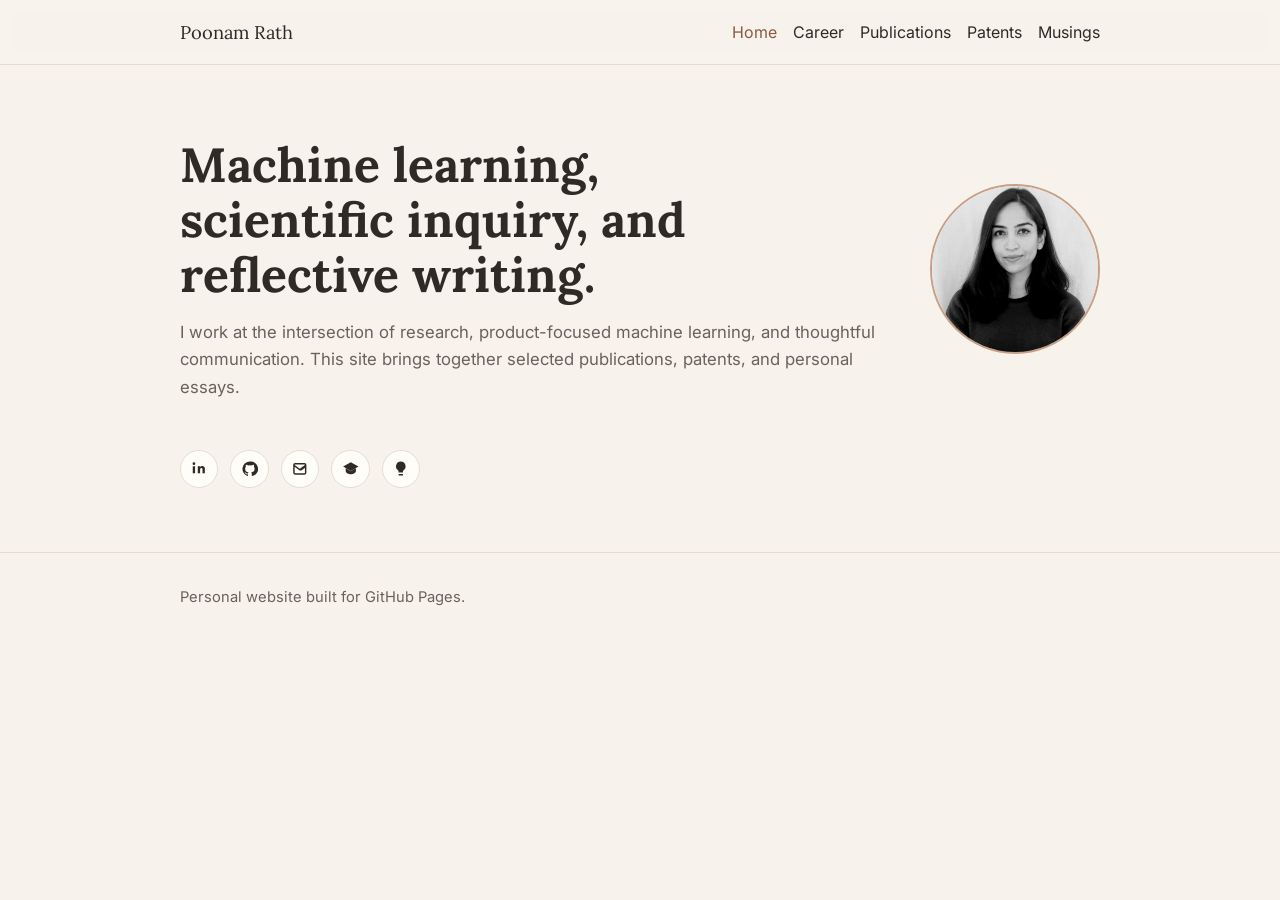
<file: index.html>
<!doctype html>
<html lang="en">
  <head>
    <meta charset="UTF-8" />
    <meta name="viewport" content="width=device-width, initial-scale=1.0" />
    <title>Poonam Rath | Home</title>
    <meta
      name="description"
      content="Personal website of Poonam Rath featuring publications, patents, essays, and contact links."
    />
    <link rel="icon" type="image/jpeg" href="images/Poonam%20Rath%20Profile%20Pic.jpeg" />
    <link rel="preconnect" href="https://fonts.googleapis.com" />
    <link rel="preconnect" href="https://fonts.gstatic.com" crossorigin />
    <link
      href="https://fonts.googleapis.com/css2?family=Inter:wght@400;500;600&family=Lora:wght@500;600&display=swap"
      rel="stylesheet"
    />
    <link rel="stylesheet" href="styles/tokens.css" />
    <link rel="stylesheet" href="styles/base.css" />
    <link rel="stylesheet" href="styles/components.css" />
  </head>
  <body>
    <header class="site-header">
      <div class="container site-nav">
        <a class="brand" href="index.html">Poonam Rath</a>
        <button class="menu-btn" data-menu-btn aria-expanded="false" aria-label="Toggle navigation">
          Menu
        </button>
        <ul class="nav-links" data-nav-links>
          <li><a class="current" href="index.html">Home</a></li>
          <li><a href="career.html">Career</a></li>
          <li><a href="publications.html">Publications</a></li>
          <li><a href="patents.html">Patents</a></li>
          <li><a href="essays.html">Musings</a></li>
        </ul>
      </div>
    </header>

    <main>
      <section class="hero">
        <div class="container hero-layout">
          <div class="hero-copy">
            <h1>Machine learning, scientific inquiry, and reflective writing.</h1>
            <p>
              I work at the intersection of research, product-focused machine learning, and thoughtful
              communication. This site brings together selected publications, patents, and personal essays.
            </p>
          </div>
          <img
            class="profile-photo-slot"
            src="images/Poonam%20Rath%20Profile%20Pic.jpeg"
            alt="Portrait of Poonam Rath"
          />
        </div>
      </section>

      <section class="section home-quick-section">
        <div class="container">
          <div class="contact-bar" aria-label="Contact links">
            <a class="contact-icon-link" href="https://www.linkedin.com/in/poonamrath" target="_blank" rel="noreferrer" aria-label="LinkedIn" title="LinkedIn">
              <svg viewBox="0 0 24 24" aria-hidden="true">
                <path d="M6.94 8.5v9.5H3.75V8.5h3.19zM5.35 3.2a1.85 1.85 0 1 1 0 3.7 1.85 1.85 0 0 1 0-3.7zM20.25 12.55V18h-3.18v-4.93c0-1.24-.45-2.09-1.57-2.09-.86 0-1.37.58-1.6 1.13-.08.2-.1.48-.1.76V18h-3.19s.04-8.6 0-9.5h3.19v1.35c.42-.65 1.19-1.57 2.9-1.57 2.12 0 3.71 1.38 3.71 4.27z"/>
              </svg>
              <span class="sr-only">LinkedIn</span>
            </a>
            <a class="contact-icon-link" href="https://github.com/poonamrath" target="_blank" rel="noreferrer" aria-label="GitHub" title="GitHub">
              <svg viewBox="0 0 24 24" aria-hidden="true">
                <path d="M12 2.2a10 10 0 0 0-3.16 19.49c.5.09.68-.21.68-.48v-1.7c-2.78.61-3.37-1.18-3.37-1.18-.46-1.15-1.11-1.46-1.11-1.46-.91-.62.07-.61.07-.61 1 .07 1.53 1.03 1.53 1.03.9 1.54 2.35 1.1 2.92.84.09-.66.35-1.1.64-1.36-2.22-.26-4.55-1.11-4.55-4.93 0-1.09.39-1.98 1.03-2.68-.1-.25-.44-1.3.1-2.7 0 0 .85-.27 2.79 1.02a9.6 9.6 0 0 1 5.08 0c1.94-1.29 2.78-1.02 2.78-1.02.55 1.4.21 2.45.1 2.7.64.7 1.03 1.59 1.03 2.68 0 3.83-2.33 4.66-4.56 4.92.36.31.68.93.68 1.88v2.79c0 .27.18.57.69.47A10 10 0 0 0 12 2.2z"/>
              </svg>
              <span class="sr-only">GitHub</span>
            </a>
            <a class="contact-icon-link" href="mailto:poonam.rath@gmail.com" aria-label="Email" title="Email">
              <svg viewBox="0 0 24 24" aria-hidden="true">
                <path d="M3 6.5A2.5 2.5 0 0 1 5.5 4h13A2.5 2.5 0 0 1 21 6.5v11a2.5 2.5 0 0 1-2.5 2.5h-13A2.5 2.5 0 0 1 3 17.5v-11zm2 0v.2l7 5.13 7-5.13v-.2a.5.5 0 0 0-.5-.5h-13a.5.5 0 0 0-.5.5zm16 2.67-6.41 4.7a2.6 2.6 0 0 1-3.18 0L5 9.17v8.33c0 .27.22.5.5.5h13a.5.5 0 0 0 .5-.5V9.17z"/>
              </svg>
              <span class="sr-only">Email</span>
            </a>
            <a class="contact-icon-link" href="https://scholar.google.com/citations?user=G-kYXmAAAAAJ&hl=en&oi=ao" target="_blank" rel="noreferrer" aria-label="Google Scholar" title="Google Scholar">
              <svg viewBox="0 0 24 24" aria-hidden="true">
                <path d="M12 3 1.5 9 12 15 22.5 9 12 3zm-7 8.36V15c0 2.5 3.13 4.5 7 4.5s7-2 7-4.5v-3.64l-7 4-7-4z"/>
              </svg>
              <span class="sr-only">Google Scholar</span>
            </a>
            <a class="contact-icon-link" href="https://patents.justia.com/inventor/poonam-rath" target="_blank" rel="noreferrer" aria-label="Patents" title="Patents">
              <svg viewBox="0 0 24 24" aria-hidden="true">
                <path d="M9 21h6v-1.8H9V21zm3-19a6.5 6.5 0 0 0-4.1 11.55c.67.57 1.1 1.28 1.1 2.1V17h6v-1.35c0-.82.43-1.53 1.1-2.1A6.5 6.5 0 0 0 12 2z"/>
              </svg>
              <span class="sr-only">Patents</span>
            </a>
          </div>

        </div>
      </section>
    </main>

    <footer class="footer">
      <div class="container">Personal website built for GitHub Pages.</div>
    </footer>

    <script src="js/nav.js"></script>
  </body>
</html>
</file>
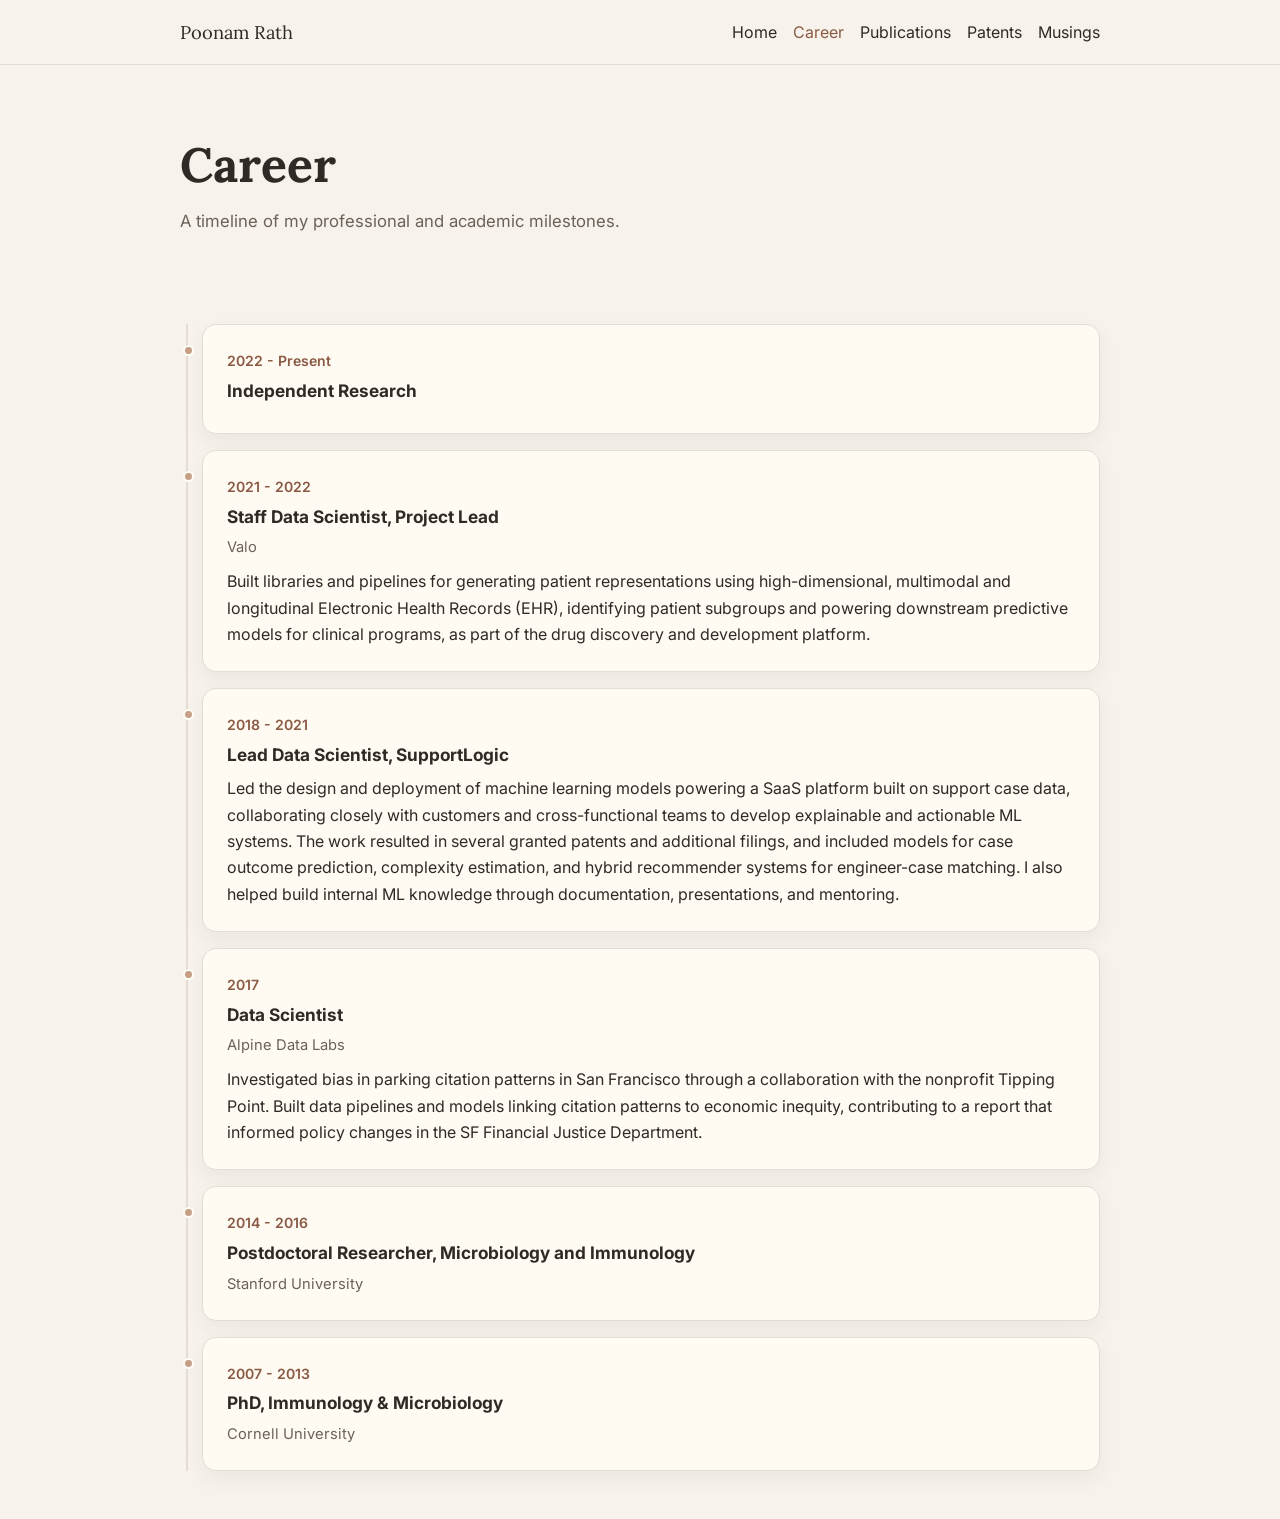
<file: career.html>
<!doctype html>
<html lang="en">
  <head>
    <meta charset="UTF-8" />
    <meta name="viewport" content="width=device-width, initial-scale=1.0" />
    <title>Poonam Rath | Career</title>
    <meta name="description" content="Career timeline of Poonam Rath." />
    <link rel="icon" type="image/jpeg" href="images/Poonam%20Rath%20Profile%20Pic.jpeg" />
    <link rel="preconnect" href="https://fonts.googleapis.com" />
    <link rel="preconnect" href="https://fonts.gstatic.com" crossorigin />
    <link
      href="https://fonts.googleapis.com/css2?family=Inter:wght@400;500;600&family=Lora:wght@500;600&display=swap"
      rel="stylesheet"
    />
    <link rel="stylesheet" href="styles/tokens.css" />
    <link rel="stylesheet" href="styles/base.css" />
    <link rel="stylesheet" href="styles/components.css" />
  </head>
  <body>
    <header class="site-header">
      <div class="container site-nav">
        <a class="brand" href="index.html">Poonam Rath</a>
        <button class="menu-btn" data-menu-btn aria-expanded="false" aria-label="Toggle navigation">
          Menu
        </button>
        <ul class="nav-links" data-nav-links>
          <li><a href="index.html">Home</a></li>
          <li><a class="current" href="career.html">Career</a></li>
          <li><a href="publications.html">Publications</a></li>
          <li><a href="patents.html">Patents</a></li>
          <li><a href="essays.html">Musings</a></li>
        </ul>
      </div>
    </header>

    <main>
      <section class="hero">
        <div class="container">
          <h1>Career</h1>
          <p class="page-lead">
            A timeline of my professional and academic milestones.
          </p>
        </div>
      </section>

      <section class="section">
        <div class="container">
          <div class="timeline">
            <article class="timeline-item card">
              <p class="timeline-date">2022 - Present</p>
              <h2 class="item-title">Independent Research</h2>
            </article>

            <article class="timeline-item card">
              <p class="timeline-date">2021 - 2022</p>
              <h2 class="item-title">Staff Data Scientist, Project Lead</h2>
              <p class="item-meta">Valo</p>
              <p class="item-summary">Built libraries and pipelines for generating patient representations using high-dimensional, multimodal and longitudinal Electronic Health Records (EHR), identifying patient subgroups and powering downstream predictive models for clinical programs, as part of the drug discovery and development platform.</p>
            </article>

            <article class="timeline-item card">
              <p class="timeline-date">2018 - 2021</p>
              <h2 class="item-title">Lead Data Scientist, SupportLogic</h2>
              <p class="item-summary">Led the design and deployment of machine learning models powering a SaaS platform built on support case data, collaborating closely with customers and cross-functional teams to develop explainable and actionable ML systems. The work resulted in several granted patents and additional filings, and included models for case outcome prediction, complexity estimation, and hybrid recommender systems for engineer-case matching. I also helped build internal ML knowledge through documentation, presentations, and mentoring.</p>
            </article>

            <article class="timeline-item card">
              <p class="timeline-date">2017</p>
              <h2 class="item-title">Data Scientist</h2>
              <p class="item-meta">Alpine Data Labs</p>
              <p class="item-summary">Investigated bias in parking citation patterns in San Francisco through a collaboration with the nonprofit Tipping Point. Built data pipelines and models linking citation patterns to economic inequity, contributing to a report that informed policy changes in the SF Financial Justice Department.</p>
            </article>

            <article class="timeline-item card">
              <p class="timeline-date">2014 - 2016</p>
              <h2 class="item-title">Postdoctoral Researcher, Microbiology and Immunology</h2>
              <p class="item-meta">Stanford University</p>
            </article>

            <article class="timeline-item card">
              <p class="timeline-date">2007 - 2013</p>
              <h2 class="item-title">PhD, Immunology &amp; Microbiology</h2>
              <p class="item-meta">Cornell University</p>
            </article>
          </div>
        </div>
      </section>
    </main>

    <script src="js/nav.js"></script>
  </body>
</html>
</file>
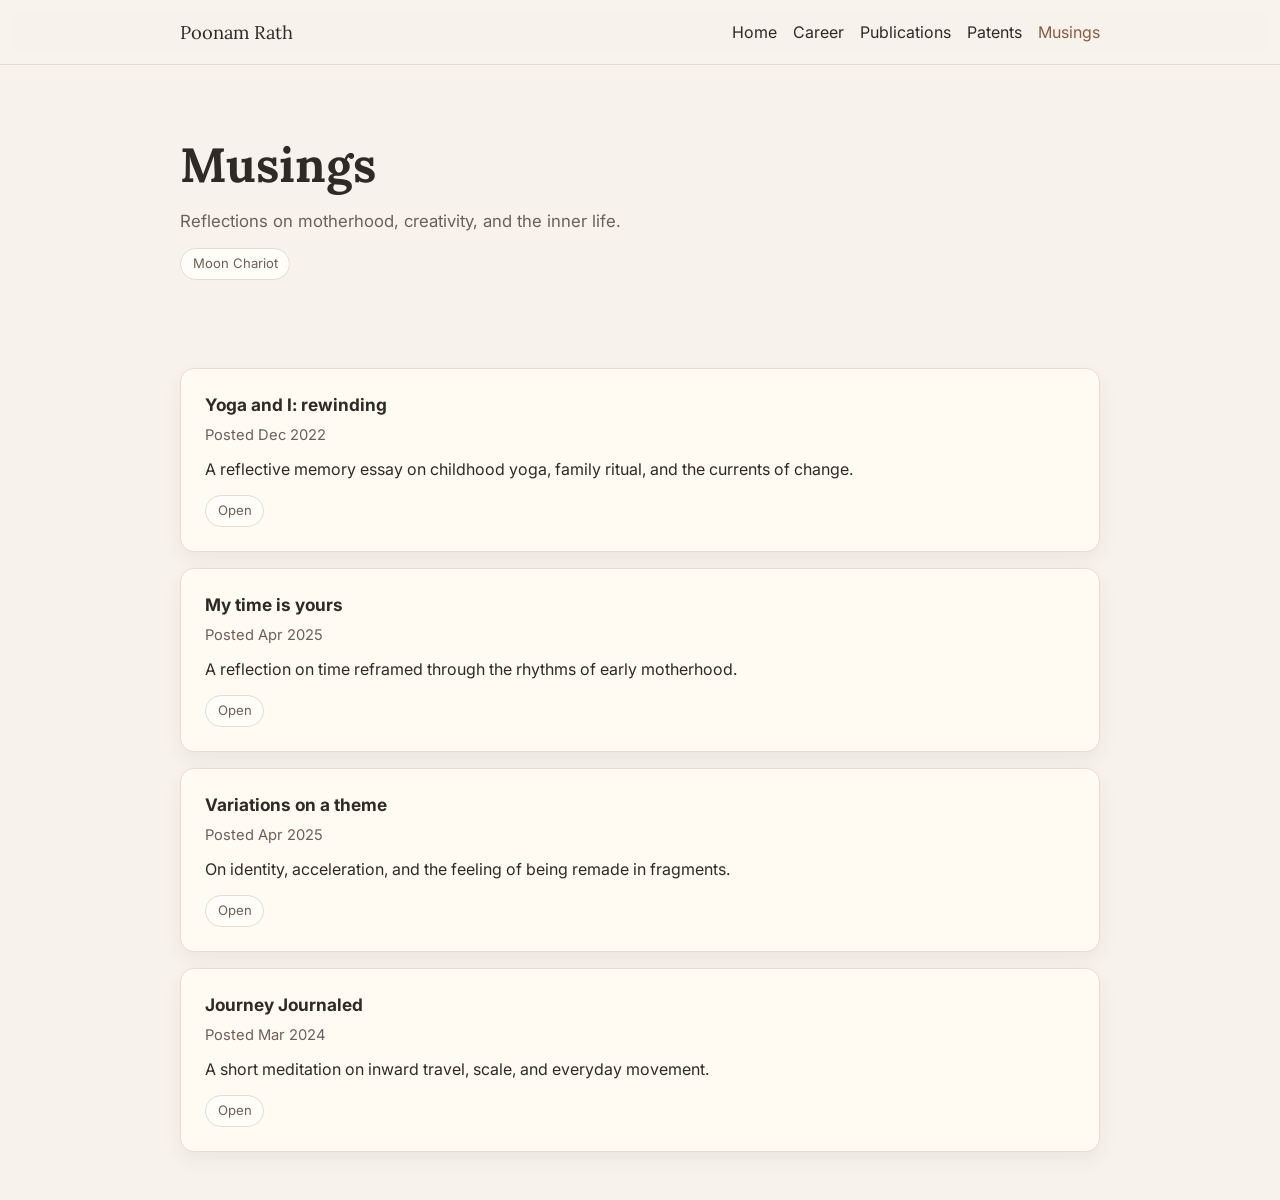
<file: essays.html>
<!doctype html>
<html lang="en">
  <head>
    <meta charset="UTF-8" />
    <meta name="viewport" content="width=device-width, initial-scale=1.0" />
    <title>Poonam Rath | Musings</title>
    <meta name="description" content="Personal essays by Poonam Rath." />
    <link rel="icon" type="image/jpeg" href="images/Poonam%20Rath%20Profile%20Pic.jpeg" />
    <link rel="preconnect" href="https://fonts.googleapis.com" />
    <link rel="preconnect" href="https://fonts.gstatic.com" crossorigin />
    <link
      href="https://fonts.googleapis.com/css2?family=Inter:wght@400;500;600&family=Lora:wght@500;600&display=swap"
      rel="stylesheet"
    />
    <link rel="stylesheet" href="styles/tokens.css" />
    <link rel="stylesheet" href="styles/base.css" />
    <link rel="stylesheet" href="styles/components.css" />
  </head>
  <body>
    <header class="site-header">
      <div class="container site-nav">
        <a class="brand" href="index.html">Poonam Rath</a>
        <button class="menu-btn" data-menu-btn aria-expanded="false" aria-label="Toggle navigation">
          Menu
        </button>
        <ul class="nav-links" data-nav-links>
          <li><a href="index.html">Home</a></li>
          <li><a href="career.html">Career</a></li>
          <li><a href="publications.html">Publications</a></li>
          <li><a href="patents.html">Patents</a></li>
          <li><a class="current" href="essays.html">Musings</a></li>
        </ul>
      </div>
    </header>

    <main>
      <section class="hero">
        <div class="container">
          <h1>Musings</h1>
          <p class="page-lead">
            Reflections on motherhood, creativity, and the inner life.
          </p>
          <div class="pill-row">
            <a class="pill" href="https://moonchariot.org/" target="_blank" rel="noreferrer">Moon Chariot</a>
          </div>
        </div>
      </section>

      <section class="section">
        <div class="container list-stack">
          <article class="card">
            <h2 class="item-title">Yoga and I: rewinding</h2>
            <p class="item-meta">Posted Dec 2022</p>
            <p class="item-summary">A reflective memory essay on childhood yoga, family ritual, and the currents of change.</p>
            <div class="pill-row">
              <a class="pill" href="https://moonchariot.org/posts/yoga-and-i-rewinding/" target="_blank" rel="noreferrer">Open</a>
            </div>
          </article>
          <article class="card">
            <h2 class="item-title">My time is yours</h2>
            <p class="item-meta">Posted Apr 2025</p>
            <p class="item-summary">A reflection on time reframed through the rhythms of early motherhood.</p>
            <div class="pill-row">
              <a class="pill" href="https://moonchariot.org/posts/my-time-is-yours/" target="_blank" rel="noreferrer">Open</a>
            </div>
          </article>
          <article class="card">
            <h2 class="item-title">Variations on a theme</h2>
            <p class="item-meta">Posted Apr 2025</p>
            <p class="item-summary">On identity, acceleration, and the feeling of being remade in fragments.</p>
            <div class="pill-row">
              <a class="pill" href="https://moonchariot.org/posts/variations-on-a-theme/" target="_blank" rel="noreferrer">Open</a>
            </div>
          </article>
          <article class="card">
            <h2 class="item-title">Journey Journaled</h2>
            <p class="item-meta">Posted Mar 2024</p>
            <p class="item-summary">A short meditation on inward travel, scale, and everyday movement.</p>
            <div class="pill-row">
              <a class="pill" href="https://moonchariot.org/posts/journey-journaled/" target="_blank" rel="noreferrer">Open</a>
            </div>
          </article>
        </div>
      </section>
    </main>

    <script src="js/nav.js"></script>
  </body>
</html>
</file>
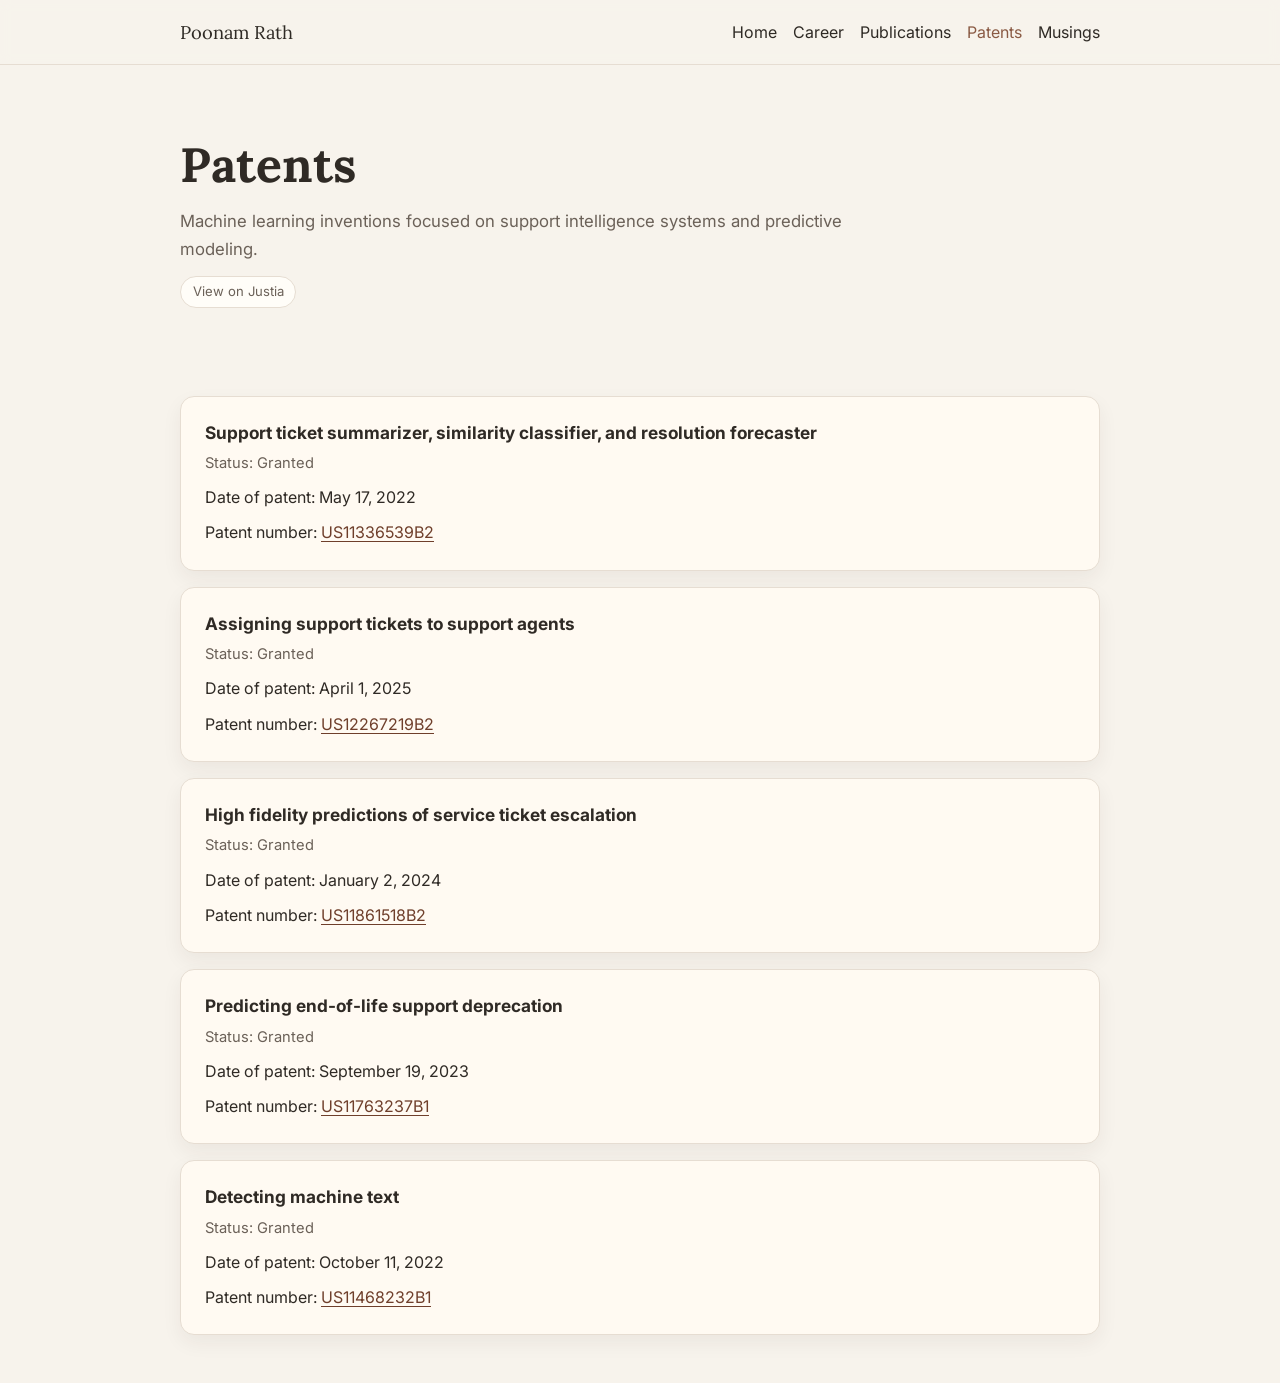
<file: patents.html>
<!doctype html>
<html lang="en">
  <head>
    <meta charset="UTF-8" />
    <meta name="viewport" content="width=device-width, initial-scale=1.0" />
    <title>Poonam Rath | Patents</title>
    <meta name="description" content="Patents and patent applications by Poonam Rath." />
    <link rel="icon" type="image/jpeg" href="images/Poonam%20Rath%20Profile%20Pic.jpeg" />
    <link rel="preconnect" href="https://fonts.googleapis.com" />
    <link rel="preconnect" href="https://fonts.gstatic.com" crossorigin />
    <link
      href="https://fonts.googleapis.com/css2?family=Inter:wght@400;500;600&family=Lora:wght@500;600&display=swap"
      rel="stylesheet"
    />
    <link rel="stylesheet" href="styles/tokens.css" />
    <link rel="stylesheet" href="styles/base.css" />
    <link rel="stylesheet" href="styles/components.css" />
  </head>
  <body>
    <header class="site-header">
      <div class="container site-nav">
        <a class="brand" href="index.html">Poonam Rath</a>
        <button class="menu-btn" data-menu-btn aria-expanded="false" aria-label="Toggle navigation">
          Menu
        </button>
        <ul class="nav-links" data-nav-links>
          <li><a href="index.html">Home</a></li>
          <li><a href="career.html">Career</a></li>
          <li><a href="publications.html">Publications</a></li>
          <li><a class="current" href="patents.html">Patents</a></li>
          <li><a href="essays.html">Musings</a></li>
        </ul>
      </div>
    </header>

    <main>
      <section class="hero">
        <div class="container">
          <h1>Patents</h1>
          <p class="page-lead">
            Machine learning inventions focused on support intelligence systems and predictive modeling.
          </p>
          <div class="pill-row">
            <a class="pill" href="https://patents.justia.com/inventor/poonam-rath" target="_blank" rel="noreferrer">View on Justia</a>
          </div>
        </div>
      </section>

      <section class="section">
        <div class="container list-stack">
          <article class="card">
            <h2 class="item-title">Support ticket summarizer, similarity classifier, and resolution forecaster</h2>
            <p class="item-meta">Status: Granted</p>
            <p class="item-summary">Date of patent: May 17, 2022</p>
            <p class="item-summary">Patent number: <a href="https://patents.google.com/patent/US11336539" target="_blank" rel="noreferrer">US11336539B2</a></p>
          </article>
          <article class="card">
            <h2 class="item-title">Assigning support tickets to support agents</h2>
            <p class="item-meta">Status: Granted</p>
            <p class="item-summary">Date of patent: April 1, 2025</p>
            <p class="item-summary">Patent number: <a href="https://patents.google.com/patent/US12267219" target="_blank" rel="noreferrer">US12267219B2</a></p>
          </article>
          <article class="card">
            <h2 class="item-title">High fidelity predictions of service ticket escalation</h2>
            <p class="item-meta">Status: Granted</p>
            <p class="item-summary">Date of patent: January 2, 2024</p>
            <p class="item-summary">Patent number: <a href="https://patents.google.com/patent/US11861518" target="_blank" rel="noreferrer">US11861518B2</a></p>
          </article>
          <article class="card">
            <h2 class="item-title">Predicting end-of-life support deprecation</h2>
            <p class="item-meta">Status: Granted</p>
            <p class="item-summary">Date of patent: September 19, 2023</p>
            <p class="item-summary">Patent number: <a href="https://patents.google.com/patent/US11763237" target="_blank" rel="noreferrer">US11763237B1</a></p>
          </article>
          <article class="card">
            <h2 class="item-title">Detecting machine text</h2>
            <p class="item-meta">Status: Granted</p>
            <p class="item-summary">Date of patent: October 11, 2022</p>
            <p class="item-summary">Patent number: <a href="https://patents.google.com/patent/US11468232" target="_blank" rel="noreferrer">US11468232B1</a></p>
          </article>
        </div>
      </section>
    </main>

    <script src="js/nav.js"></script>
  </body>
</html>
</file>
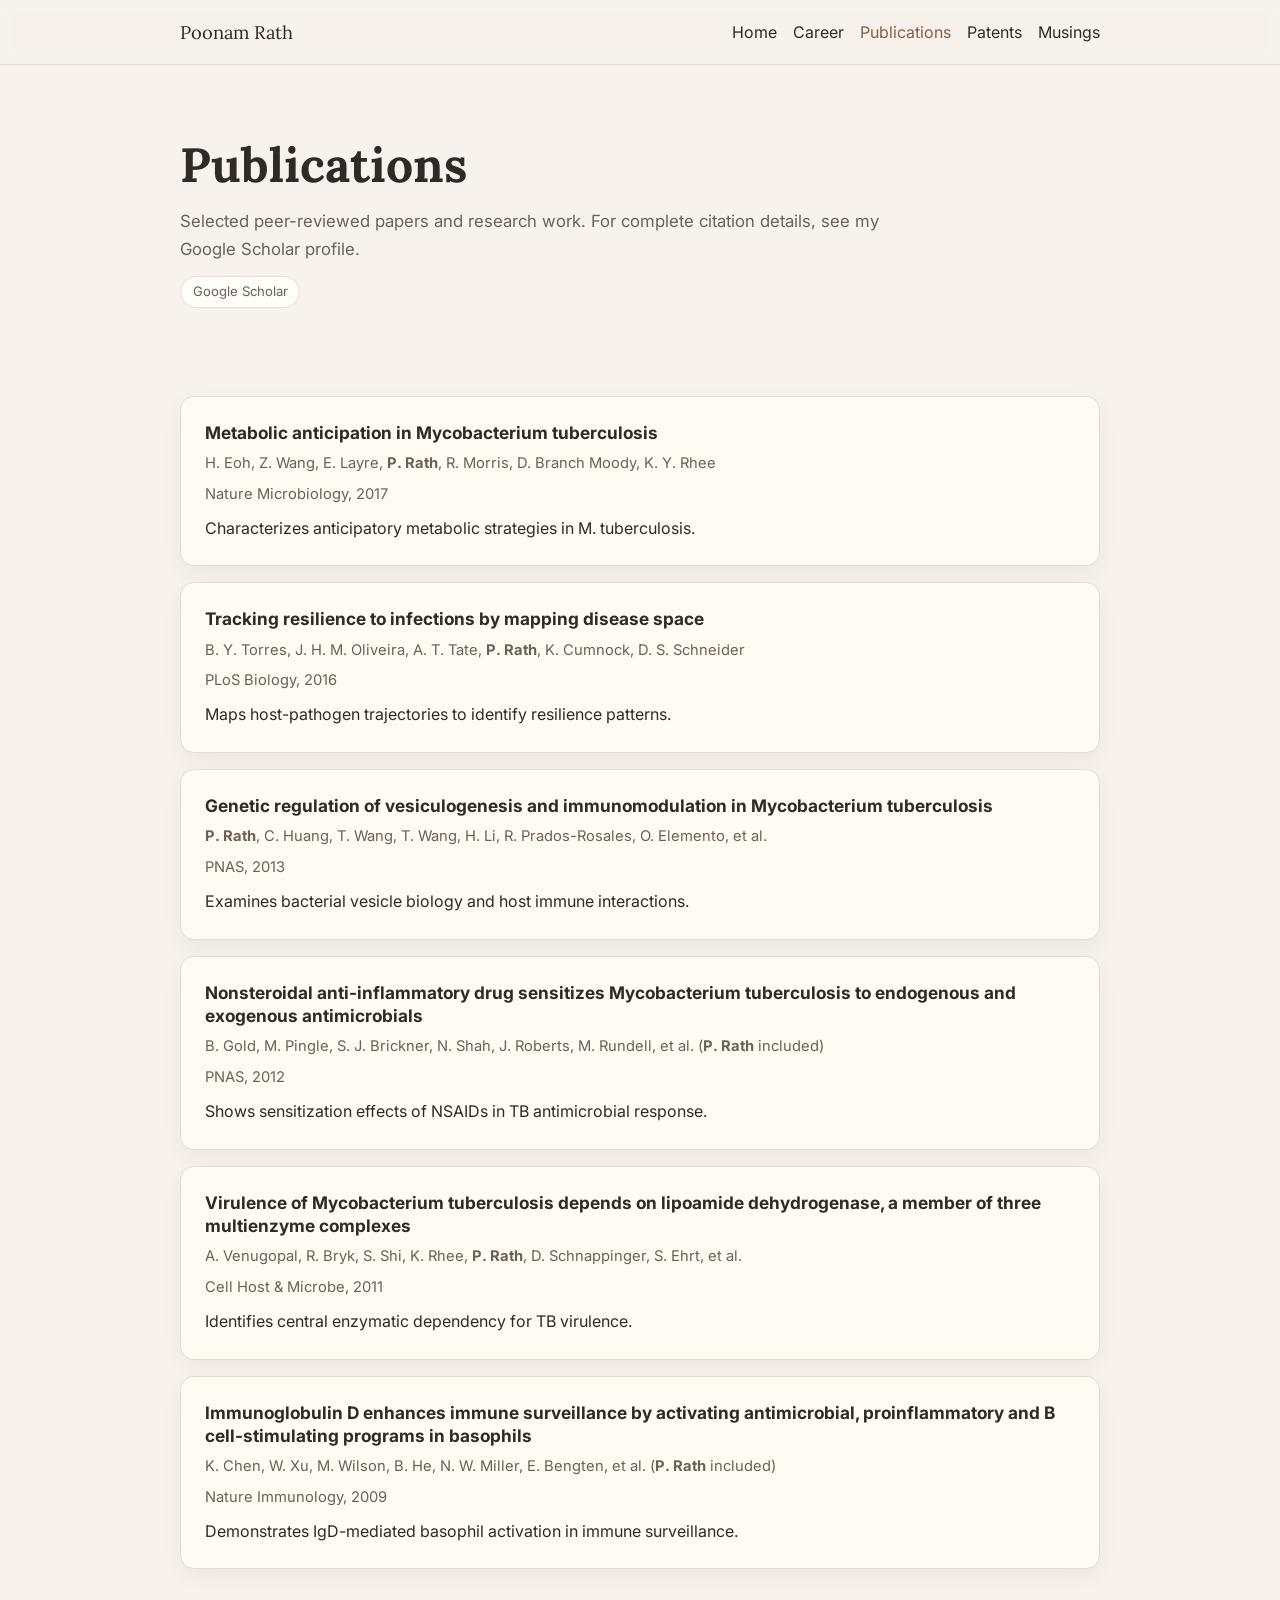
<file: publications.html>
<!doctype html>
<html lang="en">
  <head>
    <meta charset="UTF-8" />
    <meta name="viewport" content="width=device-width, initial-scale=1.0" />
    <title>Poonam Rath | Publications</title>
    <meta name="description" content="Selected publications by Poonam Rath." />
    <link rel="icon" type="image/jpeg" href="images/Poonam%20Rath%20Profile%20Pic.jpeg" />
    <link rel="preconnect" href="https://fonts.googleapis.com" />
    <link rel="preconnect" href="https://fonts.gstatic.com" crossorigin />
    <link
      href="https://fonts.googleapis.com/css2?family=Inter:wght@400;500;600&family=Lora:wght@500;600&display=swap"
      rel="stylesheet"
    />
    <link rel="stylesheet" href="styles/tokens.css" />
    <link rel="stylesheet" href="styles/base.css" />
    <link rel="stylesheet" href="styles/components.css" />
  </head>
  <body>
    <header class="site-header">
      <div class="container site-nav">
        <a class="brand" href="index.html">Poonam Rath</a>
        <button class="menu-btn" data-menu-btn aria-expanded="false" aria-label="Toggle navigation">
          Menu
        </button>
        <ul class="nav-links" data-nav-links>
          <li><a href="index.html">Home</a></li>
          <li><a href="career.html">Career</a></li>
          <li><a class="current" href="publications.html">Publications</a></li>
          <li><a href="patents.html">Patents</a></li>
          <li><a href="essays.html">Musings</a></li>
        </ul>
      </div>
    </header>

    <main>
      <section class="hero">
        <div class="container">
          <h1>Publications</h1>
          <p class="page-lead">
            Selected peer-reviewed papers and research work. For complete citation details, see my
            Google Scholar profile.
          </p>
          <div class="pill-row">
            <a class="pill" href="https://scholar.google.com/citations?user=G-kYXmAAAAAJ&hl=en&oi=ao" target="_blank" rel="noreferrer">Google Scholar</a>
          </div>
        </div>
      </section>

      <section class="section">
        <div class="container list-stack">
          <article class="card">
            <h2 class="item-title">Metabolic anticipation in Mycobacterium tuberculosis</h2>
            <p class="item-authors">H. Eoh, Z. Wang, E. Layre, <strong>P. Rath</strong>, R. Morris, D. Branch Moody, K. Y. Rhee</p>
            <p class="item-meta">Nature Microbiology, 2017</p>
            <p class="item-summary">Characterizes anticipatory metabolic strategies in M. tuberculosis.</p>
          </article>
          <article class="card">
            <h2 class="item-title">Tracking resilience to infections by mapping disease space</h2>
            <p class="item-authors">B. Y. Torres, J. H. M. Oliveira, A. T. Tate, <strong>P. Rath</strong>, K. Cumnock, D. S. Schneider</p>
            <p class="item-meta">PLoS Biology, 2016</p>
            <p class="item-summary">Maps host-pathogen trajectories to identify resilience patterns.</p>
          </article>
          <article class="card">
            <h2 class="item-title">Genetic regulation of vesiculogenesis and immunomodulation in Mycobacterium tuberculosis</h2>
            <p class="item-authors"><strong>P. Rath</strong>, C. Huang, T. Wang, T. Wang, H. Li, R. Prados-Rosales, O. Elemento, et al.</p>
            <p class="item-meta">PNAS, 2013</p>
            <p class="item-summary">Examines bacterial vesicle biology and host immune interactions.</p>
          </article>
          <article class="card">
            <h2 class="item-title">Nonsteroidal anti-inflammatory drug sensitizes Mycobacterium tuberculosis to endogenous and exogenous antimicrobials</h2>
            <p class="item-authors">B. Gold, M. Pingle, S. J. Brickner, N. Shah, J. Roberts, M. Rundell, et al. (<strong>P. Rath</strong> included)</p>
            <p class="item-meta">PNAS, 2012</p>
            <p class="item-summary">Shows sensitization effects of NSAIDs in TB antimicrobial response.</p>
          </article>
          <article class="card">
            <h2 class="item-title">Virulence of Mycobacterium tuberculosis depends on lipoamide dehydrogenase, a member of three multienzyme complexes</h2>
            <p class="item-authors">A. Venugopal, R. Bryk, S. Shi, K. Rhee, <strong>P. Rath</strong>, D. Schnappinger, S. Ehrt, et al.</p>
            <p class="item-meta">Cell Host &amp; Microbe, 2011</p>
            <p class="item-summary">Identifies central enzymatic dependency for TB virulence.</p>
          </article>
          <article class="card">
            <h2 class="item-title">Immunoglobulin D enhances immune surveillance by activating antimicrobial, proinflammatory and B cell-stimulating programs in basophils</h2>
            <p class="item-authors">K. Chen, W. Xu, M. Wilson, B. He, N. W. Miller, E. Bengten, et al. (<strong>P. Rath</strong> included)</p>
            <p class="item-meta">Nature Immunology, 2009</p>
            <p class="item-summary">Demonstrates IgD-mediated basophil activation in immune surveillance.</p>
          </article>
        </div>
      </section>
    </main>

    <script src="js/nav.js"></script>
  </body>
</html>
</file>
<file: styles/tokens.css>
:root {
  --bg: #f7f3ec;
  --surface: #fffaf2;
  --text-primary: #2f2a25;
  --text-secondary: #6b6158;
  --accent-primary: #8a5a44;
  --accent-soft: #c79f86;
  --border: #e6ddd2;
  --link: #6f3f2b;
  --link-hover: #4f2c1f;
  --focus: #c79f86;

  --shadow-soft: 0 8px 20px rgba(47, 42, 37, 0.06);

  --radius-sm: 8px;
  --radius-md: 14px;
  --radius-lg: 20px;

  --space-1: 0.5rem;
  --space-2: 0.75rem;
  --space-3: 1rem;
  --space-4: 1.5rem;
  --space-5: 2rem;
  --space-6: 3rem;
}
</file>
<file: styles/base.css>
*,
*::before,
*::after {
  box-sizing: border-box;
}

html {
  scroll-behavior: smooth;
}

body {
  margin: 0;
  font-family: "Inter", "Source Sans 3", -apple-system, BlinkMacSystemFont, "Segoe UI", sans-serif;
  line-height: 1.65;
  color: var(--text-primary);
  background: var(--bg);
}

img {
  max-width: 100%;
  display: block;
}

a {
  color: var(--link);
  text-underline-offset: 3px;
  text-decoration-thickness: 1px;
}

a:hover {
  color: var(--link-hover);
}

a:focus-visible,
button:focus-visible {
  outline: 2px solid var(--focus);
  outline-offset: 2px;
}

.container {
  width: min(920px, 92%);
  margin: 0 auto;
}

.section {
  padding: var(--space-6) 0;
}

.section-title {
  margin: 0 0 var(--space-2);
  font-family: "Lora", "Cormorant Garamond", Georgia, serif;
  font-size: clamp(1.6rem, 3vw, 2.2rem);
  line-height: 1.2;
  letter-spacing: 0.01em;
}

.section-kicker {
  margin: 0 0 var(--space-3);
  color: var(--text-secondary);
  font-size: 0.95rem;
}

.muted {
  color: var(--text-secondary);
}

.sr-only {
  position: absolute;
  width: 1px;
  height: 1px;
  padding: 0;
  margin: -1px;
  overflow: hidden;
  clip: rect(0, 0, 0, 0);
  white-space: nowrap;
  border: 0;
}

.hero {
  padding: 4.5rem 0 2.5rem;
}

.hero h1 {
  margin: 0 0 var(--space-3);
  font-family: "Lora", "Cormorant Garamond", Georgia, serif;
  font-size: clamp(2rem, 5vw, 3rem);
  line-height: 1.15;
  max-width: 20ch;
}

.hero p {
  margin: 0;
  max-width: 65ch;
  color: var(--text-secondary);
  font-size: 1.05rem;
}

.page-lead {
  margin: 0;
  color: var(--text-secondary);
  max-width: 72ch;
}
</file>
<file: styles/components.css>
.site-header {
  position: sticky;
  top: 0;
  z-index: 20;
  border-bottom: 1px solid var(--border);
  background: rgba(247, 243, 236, 0.92);
  backdrop-filter: blur(6px);
}

.site-nav {
  min-height: 64px;
  display: flex;
  align-items: center;
  justify-content: space-between;
  gap: var(--space-3);
}

.brand {
  font-family: "Lora", Georgia, serif;
  font-size: 1.15rem;
  color: var(--text-primary);
  text-decoration: none;
}

.menu-btn {
  display: none;
  background: transparent;
  border: 1px solid var(--border);
  border-radius: var(--radius-sm);
  color: var(--text-primary);
  padding: 0.35rem 0.65rem;
  cursor: pointer;
}

.nav-links {
  list-style: none;
  display: flex;
  gap: var(--space-3);
  margin: 0;
  padding: 0;
}

.nav-links a {
  color: var(--text-primary);
  text-decoration: none;
}

.nav-links a:hover,
.nav-links a.current {
  color: var(--accent-primary);
}

.card {
  background: var(--surface);
  border: 1px solid var(--border);
  border-radius: var(--radius-md);
  padding: var(--space-4);
  box-shadow: var(--shadow-soft);
}

.list-stack {
  display: grid;
  gap: var(--space-3);
}

.item-title {
  margin: 0 0 0.45rem;
  font-size: 1.08rem;
  line-height: 1.35;
}

.item-meta {
  margin: 0;
  color: var(--text-secondary);
  font-size: 0.92rem;
}

.item-authors {
  margin: 0 0 0.4rem;
  color: var(--text-secondary);
  font-size: 0.92rem;
}

.item-summary {
  margin: 0.55rem 0 0;
}

.pill-row {
  margin-top: 0.75rem;
  display: flex;
  flex-wrap: wrap;
  gap: 0.5rem;
}

.pill {
  display: inline-flex;
  align-items: center;
  border: 1px solid var(--border);
  border-radius: 999px;
  padding: 0.26rem 0.72rem;
  font-size: 0.82rem;
  color: var(--text-secondary);
  background: #fffdf8;
  text-decoration: none;
}

.pill:hover {
  border-color: var(--accent-soft);
  color: var(--accent-primary);
}

.split {
  display: grid;
  grid-template-columns: 2fr 1fr;
  gap: var(--space-4);
}

.contact-strip {
  display: flex;
  flex-wrap: wrap;
  gap: 0.75rem;
}

.contact-link {
  border: 1px solid var(--border);
  border-radius: 999px;
  padding: 0.4rem 0.85rem;
  text-decoration: none;
  color: var(--text-primary);
  background: #fffdf8;
}

.contact-link:hover {
  border-color: var(--accent-soft);
  color: var(--accent-primary);
}

.contact-icon-link {
  width: 2.4rem;
  height: 2.4rem;
  display: inline-flex;
  align-items: center;
  justify-content: center;
  border: 1px solid var(--border);
  border-radius: 999px;
  background: #fffdf8;
  color: var(--text-primary);
  text-decoration: none;
}

.contact-icon-link:hover {
  border-color: var(--accent-soft);
  color: var(--accent-primary);
}

.contact-icon-link svg {
  width: 1.1rem;
  height: 1.1rem;
  fill: currentColor;
}

.home-quick-section {
  padding-top: 0;
}

.contact-bar {
  display: flex;
  flex-wrap: wrap;
  gap: 0.75rem;
  align-items: center;
  padding: 0.5rem 0 1rem;
}

.hero-layout {
  display: grid;
  grid-template-columns: 1fr auto;
  align-items: center;
  gap: 1.5rem;
}

.hero-copy {
  min-width: 0;
}

.profile-photo-slot {
  width: clamp(120px, 20vw, 170px);
  aspect-ratio: 1 / 1;
  border-radius: 50%;
  border: 2px solid var(--accent-soft);
  background: linear-gradient(145deg, #fffdf8, #f8f1e8);
  object-fit: cover;
  display: block;
  flex-shrink: 0;
}

.timeline {
  position: relative;
  display: grid;
  gap: var(--space-3);
  padding-left: 1.35rem;
}

.timeline::before {
  content: "";
  position: absolute;
  left: 0.35rem;
  top: 0;
  bottom: 0;
  width: 2px;
  background: var(--border);
}

.timeline-item {
  position: relative;
}

.timeline-item::before {
  content: "";
  position: absolute;
  left: -1.22rem;
  top: 1.25rem;
  width: 0.68rem;
  height: 0.68rem;
  border-radius: 50%;
  background: var(--accent-soft);
  border: 2px solid #fffdf8;
}

.timeline-date {
  margin: 0 0 0.4rem;
  color: var(--accent-primary);
  font-size: 0.88rem;
  font-weight: 600;
}

.institution-row {
  display: inline-flex;
  align-items: center;
  gap: 0.45rem;
}

.institution-logo {
  width: 1.1rem;
  height: 1.1rem;
  object-fit: contain;
  border-radius: 999px;
}

.home-page-links {
  display: flex;
  gap: 1.2rem;
  flex-wrap: wrap;
  padding-top: 1rem;
}

.home-page-links a {
  color: var(--text-secondary);
  text-decoration: none;
}

.home-page-links a:hover {
  color: var(--accent-primary);
}

.footer {
  border-top: 1px solid var(--border);
  padding: var(--space-5) 0;
  color: var(--text-secondary);
  font-size: 0.92rem;
}

@media (max-width: 760px) {
  .menu-btn {
    display: inline-flex;
  }

  .nav-links {
    position: absolute;
    top: 63px;
    right: 4%;
    flex-direction: column;
    width: min(220px, 88vw);
    border: 1px solid var(--border);
    border-radius: var(--radius-sm);
    background: var(--surface);
    box-shadow: var(--shadow-soft);
    padding: var(--space-2);
    display: none;
  }

  .nav-links.open {
    display: flex;
  }

  .split {
    grid-template-columns: 1fr;
  }

  .hero-layout {
    grid-template-columns: 1fr;
    justify-items: start;
  }
}
</file>
